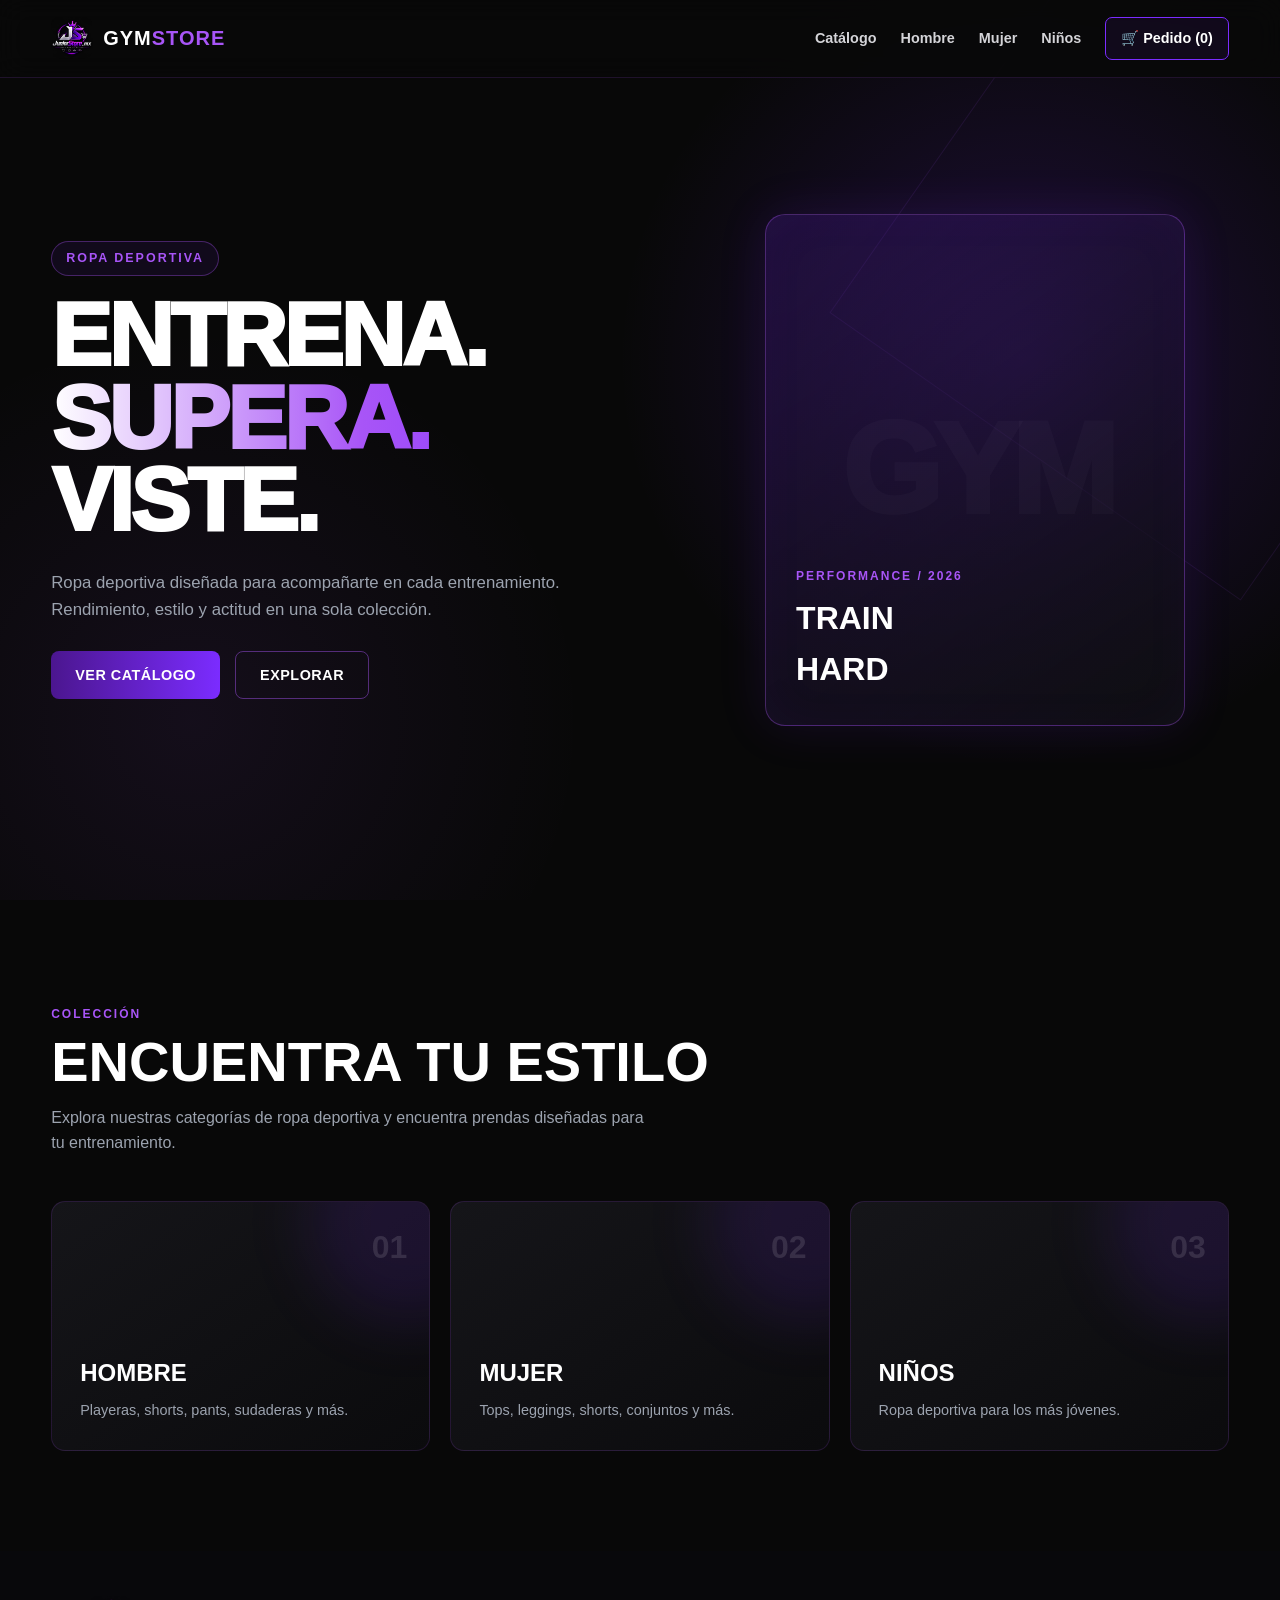
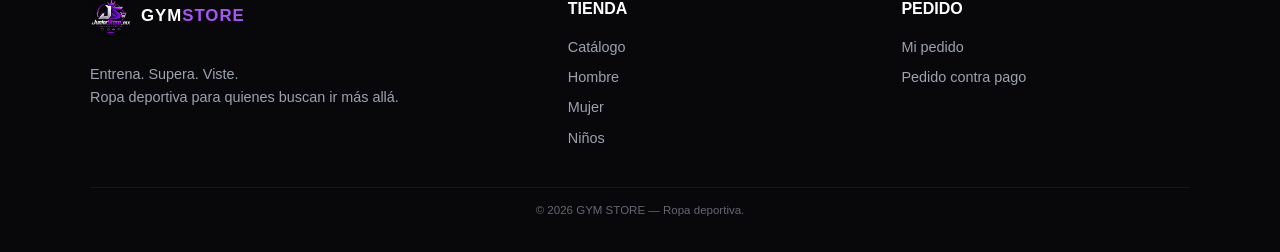
<file: index.html>
<!DOCTYPE html>
<html lang="es">

<head>

    <meta charset="UTF-8">

    <meta
        name="viewport"
        content="width=device-width, initial-scale=1.0"
    >

    <meta
        name="description"
        content="Tienda de ropa deportiva y gym."
    >

    <title>GYM STORE | Ropa Deportiva</title>

    <!-- CSS PRINCIPAL -->
    <link
        rel="stylesheet"
        href="assets/css/style.css"
    >

    <!-- CSS RESPONSIVE -->
    <link
        rel="stylesheet"
        href="assets/css/responsive.css"
    >

</head>

<body>

    <!-- =====================================================
         HEADER
         ===================================================== -->

    <header class="header">

        <div class="header-container">

            <!-- LOGO -->

            <a
                href="index.html"
                class="logo"
            >

                <img
                    src="assets/img/logo.png"
                    alt="Logo GYM STORE"
                >

                <span class="logo-text">
                    GYM<span>STORE</span>
                </span>

            </a>


            <!-- BOTÓN MENÚ MÓVIL -->

            <button
                class="menu-toggle"
                id="menuToggle"
                aria-label="Abrir menú"
            >
                ☰
            </button>


            <!-- NAVEGACIÓN -->

            <nav
                class="nav"
                id="mainNav"
            >

                
                <a href="catalogo.html">
                    Catálogo
                </a>

                <a href="hombre.html">
                    Hombre
                </a>

                <a href="mujer.html">
                    Mujer
                </a>

                <a href="ninos.html">
                    Niños
                </a>

                

                <a
                    href="pedido.html"
                    class="nav-pedido"
                >
                    🛒 Pedido
                    <span id="cartCount">(0)</span>
                </a>

            </nav>

        </div>

    </header>


    <!-- =====================================================
         HERO
         ===================================================== -->

    <main>

        <section class="hero">

            <div class="hero-container">

                <!-- TEXTO -->

                <div class="hero-content">

                    <span class="hero-label">
                        ROPA DEPORTIVA
                    </span>


                    <h1>

                        ENTRENA.
                        <span>SUPERA.</span>
                        VISTE.

                    </h1>


                    <p class="hero-description">

                        Ropa deportiva diseñada para acompañarte
                        en cada entrenamiento. Rendimiento,
                        estilo y actitud en una sola colección.

                    </p>


                    <div class="hero-buttons">

                        <a
                            href="catalogo.html"
                            class="btn btn-primary"
                        >
                            VER CATÁLOGO
                        </a>

                        <a
                            href="#categorias"
                            class="btn btn-outline"
                        >
                            EXPLORAR
                        </a>

                    </div>

                </div>


                <!-- ELEMENTO VISUAL -->

                <div class="hero-visual">

                    <div class="hero-card">

                        <div class="hero-card-content">

                            <span>
                                PERFORMANCE / 2026
                            </span>

                            <h2>
                                TRAIN<br>
                                HARD
                            </h2>

                        </div>

                    </div>

                </div>

            </div>

        </section>


        <!-- =================================================
             CATEGORÍAS
             ================================================= -->

        <section
            class="section"
            id="categorias"
        >

            <div class="section-container">

                <div class="section-header">

                    <span class="section-tag">
                        COLECCIÓN
                    </span>

                    <h2 class="section-title">
                        ENCUENTRA TU ESTILO
                    </h2>

                    <p class="section-description">

                        Explora nuestras categorías de ropa
                        deportiva y encuentra prendas diseñadas
                        para tu entrenamiento.

                    </p>

                </div>


                <div class="categories">


                    <!-- HOMBRE -->

                    <a
                        href="hombre.html"
                        class="category-card"
                    >

                        <span class="category-number">
                            01
                        </span>

                        <h3>
                            Hombre
                        </h3>

                        <p>
                            Playeras, shorts, pants,
                            sudaderas y más.
                        </p>

                    </a>


                    <!-- MUJER -->

                    <a
                        href="mujer.html"
                        class="category-card"
                    >

                        <span class="category-number">
                            02
                        </span>

                        <h3>
                            Mujer
                        </h3>

                        <p>
                            Tops, leggings, shorts,
                            conjuntos y más.
                        </p>

                    </a>


                    <!-- NIÑOS -->

                    <a
                        href="ninos.html"
                        class="category-card"
                    >

                        <span class="category-number">
                            03
                        </span>

                        <h3>
                            Niños
                        </h3>

                        <p>
                            Ropa deportiva para
                            los más jóvenes.
                        </p>

                    </a>


                </div>

            </div>

        </section>

    </main>


    <!-- =====================================================
         FOOTER
         ===================================================== -->

    <footer class="footer">

        <div class="footer-container">


            <!-- INFORMACIÓN -->

            <div>

                <a
                    href="index.html"
                    class="logo"
                >

                    <img
                        src="assets/img/logo.png"
                        alt="Logo"
                    >

                    <span class="logo-text">
                        GYM<span>STORE</span>
                    </span>

                </a>

                <p style="margin-top: 15px;">
                    Entrena. Supera. Viste.
                </p>

                <p>
                    Ropa deportiva para quienes
                    buscan ir más allá.
                </p>

            </div>


            <!-- TIENDA -->

            <div>

                <h3>
                    TIENDA
                </h3>

                <a href="catalogo.html">
                    Catálogo
                </a>

                <a href="hombre.html">
                    Hombre
                </a>

                <a href="mujer.html">
                    Mujer
                </a>

                <a href="ninos.html">
                    Niños
                </a>

               

            </div>


            <!-- PEDIDO -->

            <div>

                <h3>
                    PEDIDO
                </h3>

                <a href="pedido.html">
                    Mi pedido
                </a>

                <p>
                    Pedido contra pago
                </p>

            </div>

        </div>


        <div class="footer-bottom">

            © 2026 GYM STORE —
            Ropa deportiva.

        </div>

    </footer>


    <!-- =====================================================
         JAVASCRIPT
         ===================================================== -->

    <script src="assets/js/app.js"></script>

</body>

</html>
</file>
<file: assets/css/style.css>
/* =========================================================
   TIENDA GYM
   ESTILOS PRINCIPALES
   ========================================================= */

:root {
    --bg-primary: #080808;
    --bg-secondary: #0f0f12;
    --bg-card: #17171c;

    --purple: #7b2cff;
    --purple-dark: #4b168f;
    --purple-neon: #a855f7;

    --white: #ffffff;
    --gray: #9ca3af;
    --gray-dark: #666670;

    --border: rgba(168, 85, 247, 0.22);

    --shadow-purple: 0 0 25px rgba(123, 44, 255, 0.25);

    --transition: 0.3s ease;
}

/* =========================================================
   RESET
   ========================================================= */

* {
    margin: 0;
    padding: 0;
    box-sizing: border-box;
}

html {
    scroll-behavior: smooth;
}

body {
    font-family: Arial, Helvetica, sans-serif;
    background: var(--bg-primary);
    color: var(--white);
    line-height: 1.6;
    overflow-x: hidden;
}

a {
    color: inherit;
    text-decoration: none;
}

button,
a {
    -webkit-tap-highlight-color: transparent;
}

/* =========================================================
   SCROLLBAR
   ========================================================= */

::-webkit-scrollbar {
    width: 8px;
}

::-webkit-scrollbar-track {
    background: #050505;
}

::-webkit-scrollbar-thumb {
    background: var(--purple-dark);
    border-radius: 10px;
}

::-webkit-scrollbar-thumb:hover {
    background: var(--purple);
}

/* =========================================================
   HEADER
   ========================================================= */

.header {
    position: fixed;
    top: 0;
    left: 0;
    width: 100%;
    height: 78px;

    display: flex;
    align-items: center;

    background: rgba(8, 8, 8, 0.88);
    backdrop-filter: blur(14px);

    border-bottom: 1px solid rgba(168, 85, 247, 0.15);

    z-index: 1000;
}

.header-container {
    width: min(1200px, 92%);
    margin: auto;

    display: flex;
    align-items: center;
    justify-content: space-between;
    gap: 30px;
}

/* =========================================================
   LOGO
   ========================================================= */

.logo {
    display: flex;
    align-items: center;
    gap: 10px;

    font-size: 1.25rem;
    font-weight: 900;
    letter-spacing: 1px;
    text-transform: uppercase;
}

.logo img {
    width: 42px;
    height: 42px;

    object-fit: contain;

    border-radius: 8px;
}

.logo-text {
    color: var(--white);
}

.logo-text span {
    color: var(--purple-neon);
}

/* =========================================================
   NAVEGACIÓN
   ========================================================= */

.nav {
    display: flex;
    align-items: center;
    gap: 24px;
}

.nav a {
    position: relative;

    color: #d4d4d8;

    font-size: 0.9rem;
    font-weight: 700;

    transition: var(--transition);
}

.nav a::after {
    content: "";

    position: absolute;
    left: 0;
    bottom: -8px;

    width: 0;
    height: 2px;

    background: var(--purple-neon);

    box-shadow: 0 0 10px var(--purple);

    transition: var(--transition);
}

.nav a:hover {
    color: var(--white);
}

.nav a:hover::after {
    width: 100%;
}

/* =========================================================
   BOTÓN PEDIDO
   ========================================================= */

.nav-pedido {
    padding: 9px 15px;

    border: 1px solid var(--purple);
    border-radius: 7px;

    color: var(--white) !important;

    background: rgba(123, 44, 255, 0.08);

    transition: var(--transition);
}

.nav-pedido:hover {
    background: var(--purple);
    box-shadow: var(--shadow-purple);
}

.nav-pedido::after {
    display: none;
}

/* =========================================================
   BOTÓN MENÚ MÓVIL
   ========================================================= */

.menu-toggle {
    display: none;

    width: 42px;
    height: 42px;

    border: 1px solid var(--border);
    border-radius: 8px;

    background: var(--bg-card);
    color: var(--white);

    cursor: pointer;

    font-size: 1.3rem;
}

/* =========================================================
   HERO
   ========================================================= */

.hero {
    min-height: 100vh;

    display: flex;
    align-items: center;

    position: relative;

    padding: 120px 0 80px;

    background:
        radial-gradient(
            circle at 80% 40%,
            rgba(123, 44, 255, 0.20),
            transparent 35%
        ),
        radial-gradient(
            circle at 15% 80%,
            rgba(168, 85, 247, 0.08),
            transparent 30%
        ),
        var(--bg-primary);

    overflow: hidden;
}

/* Líneas decorativas */

.hero::before {
    content: "";

    position: absolute;
    top: 0;
    right: -150px;

    width: 500px;
    height: 500px;

    border: 1px solid rgba(168, 85, 247, 0.10);

    transform: rotate(35deg);
}

.hero-container {
    width: min(1200px, 92%);
    margin: auto;

    display: grid;
    grid-template-columns: 1.1fr 0.9fr;

    align-items: center;

    gap: 50px;

    position: relative;
    z-index: 2;
}

/* =========================================================
   TEXTO HERO
   ========================================================= */

.hero-content {
    animation: fadeUp 0.8s ease forwards;
}

.hero-label {
    display: inline-block;

    margin-bottom: 18px;

    padding: 7px 14px;

    border: 1px solid rgba(168, 85, 247, 0.35);
    border-radius: 30px;

    background: rgba(123, 44, 255, 0.08);

    color: var(--purple-neon);

    font-size: 0.78rem;
    font-weight: 800;

    letter-spacing: 2px;
    text-transform: uppercase;
}

.hero h1 {
    max-width: 750px;

    font-size: clamp(3rem, 7vw, 6.5rem);

    line-height: 0.92;

    font-weight: 950;

    letter-spacing: -3px;

    text-transform: uppercase;
}

.hero h1 span {
    display: block;

    color: transparent;

    background: linear-gradient(
        90deg,
        #ffffff,
        var(--purple-neon),
        var(--purple)
    );

    background-clip: text;
    -webkit-background-clip: text;
}

.hero-description {
    max-width: 580px;

    margin: 28px 0;

    color: var(--gray);

    font-size: 1.05rem;
}

/* =========================================================
   BOTONES
   ========================================================= */

.hero-buttons {
    display: flex;
    align-items: center;
    gap: 15px;

    flex-wrap: wrap;
}

.btn {
    display: inline-flex;
    align-items: center;
    justify-content: center;

    min-height: 48px;

    padding: 0 24px;

    border-radius: 8px;

    font-size: 0.9rem;
    font-weight: 800;

    letter-spacing: 0.5px;

    cursor: pointer;

    transition: var(--transition);
}

.btn-primary {
    border: none;

    background: linear-gradient(
        90deg,
        var(--purple-dark),
        var(--purple)
    );

    color: var(--white);

    box-shadow: 0 0 0 rgba(123, 44, 255, 0);
}

.btn-primary:hover {
    transform: translateY(-3px);

    box-shadow:
        0 0 15px rgba(123, 44, 255, 0.45),
        0 0 35px rgba(123, 44, 255, 0.18);
}

.btn-outline {
    border: 1px solid rgba(168, 85, 247, 0.45);

    background: transparent;

    color: var(--white);
}

.btn-outline:hover {
    border-color: var(--purple-neon);

    background: rgba(123, 44, 255, 0.08);

    box-shadow: var(--shadow-purple);
}

/* =========================================================
   HERO VISUAL
   ========================================================= */

.hero-visual {
    min-height: 500px;

    position: relative;

    display: flex;
    align-items: center;
    justify-content: center;
}

.hero-card {
    width: min(420px, 90%);

    aspect-ratio: 0.82;

    position: relative;

    border: 1px solid rgba(168, 85, 247, 0.35);
    border-radius: 20px;

    background:
        linear-gradient(
            145deg,
            rgba(123, 44, 255, 0.16),
            rgba(15, 15, 18, 0.95)
        );

    box-shadow:
        0 0 50px rgba(123, 44, 255, 0.12),
        inset 0 0 50px rgba(123, 44, 255, 0.04);

    overflow: hidden;
}

.hero-card::before {
    content: "GYM";

    position: absolute;

    top: 50%;
    left: 50%;

    transform: translate(-50%, -50%);

    font-size: 8rem;
    font-weight: 950;

    color: rgba(255, 255, 255, 0.025);

    letter-spacing: -8px;
}

.hero-card-content {
    position: absolute;

    left: 30px;
    right: 30px;
    bottom: 30px;

    z-index: 2;
}

.hero-card-content span {
    color: var(--purple-neon);

    font-size: 0.75rem;
    font-weight: 800;

    letter-spacing: 2px;
}

.hero-card-content h2 {
    margin-top: 5px;

    font-size: 2rem;

    text-transform: uppercase;
}

/* =========================================================
   SECCIONES
   ========================================================= */

.section {
    padding: 100px 0;
}

.section-container {
    width: min(1200px, 92%);
    margin: auto;
}

.section-header {
    margin-bottom: 45px;
}

.section-tag {
    color: var(--purple-neon);

    font-size: 0.75rem;
    font-weight: 800;

    letter-spacing: 2px;
    text-transform: uppercase;
}

.section-title {
    margin-top: 8px;

    font-size: clamp(2rem, 5vw, 3.5rem);

    line-height: 1;

    text-transform: uppercase;
}

.section-description {
    max-width: 600px;

    margin-top: 15px;

    color: var(--gray);
}

/* =========================================================
   CARDS DE CATEGORÍAS
   ========================================================= */

.categories {
    display: grid;

    grid-template-columns: repeat(3, 1fr);

    gap: 20px;
}

.category-card {
    min-height: 250px;

    display: flex;
    flex-direction: column;
    justify-content: flex-end;

    padding: 28px;

    position: relative;

    border: 1px solid rgba(168, 85, 247, 0.16);
    border-radius: 14px;

    background:
        linear-gradient(
            145deg,
            #151519,
            #0b0b0d
        );

    overflow: hidden;

    transition: var(--transition);
}

.category-card::before {
    content: "";

    position: absolute;

    top: -80px;
    right: -80px;

    width: 200px;
    height: 200px;

    border-radius: 50%;

    background: rgba(123, 44, 255, 0.12);

    filter: blur(30px);
}

.category-card:hover {
    transform: translateY(-7px);

    border-color: rgba(168, 85, 247, 0.55);

    box-shadow: var(--shadow-purple);
}

.category-number {
    position: absolute;

    top: 20px;
    right: 22px;

    color: rgba(255, 255, 255, 0.12);

    font-size: 2rem;
    font-weight: 900;
}

.category-card h3 {
    position: relative;

    font-size: 1.5rem;

    text-transform: uppercase;
}

.category-card p {
    position: relative;

    margin-top: 6px;

    color: var(--gray);

    font-size: 0.9rem;
}

/* =========================================================
   FOOTER
   ========================================================= */

.footer {
    padding: 50px 0 25px;

    border-top: 1px solid rgba(168, 85, 247, 0.12);

    background: #050505;
}

.footer-container {
    width: min(1200px, 92%);
    margin: auto;

    display: grid;
    grid-template-columns: 1.5fr 1fr 1fr;

    gap: 40px;
}

.footer h3 {
    margin-bottom: 15px;

    font-size: 1rem;
}

.footer p,
.footer a {
    color: var(--gray);

    font-size: 0.9rem;
}

.footer a {
    display: block;

    margin-bottom: 7px;

    transition: var(--transition);
}

.footer a:hover {
    color: var(--purple-neon);
}

.footer-bottom {
    width: min(1200px, 92%);

    margin: 40px auto 0;

    padding-top: 20px;

    border-top: 1px solid rgba(255, 255, 255, 0.06);

    text-align: center;

    color: var(--gray-dark);

    font-size: 0.8rem;
}

/* =========================================================
   ANIMACIONES
   ========================================================= */

@keyframes fadeUp {
    from {
        opacity: 0;
        transform: translateY(25px);
    }

    to {
        opacity: 1;
        transform: translateY(0);
    }
}
/* =========================================================
   GYM STORE
   MENÚ MÓVIL - CORRECCIÓN DEFINITIVA
   COMPATIBLE CON BOOTSTRAP
   ========================================================= */

@media (max-width: 768px) {

    /* ==========================================
       HEADER
       ========================================== */

    .header {
        position: fixed !important;

        top: 0 !important;
        left: 0 !important;

        width: 100% !important;

        height: 70px !important;

        z-index: 10000 !important;

        background:
            rgba(8, 8, 11, 0.97) !important;

        border-bottom:
            1px solid
            rgba(168, 85, 247, 0.18) !important;

        backdrop-filter:
            blur(14px) !important;
    }


    .header-container {

        width: 100% !important;

        height: 70px !important;

        padding:
            0 18px !important;

        display: flex !important;

        align-items: center !important;

        justify-content: space-between !important;
    }


    /* ==========================================
       LOGO
       ========================================== */

    .header .logo {

        display: flex !important;

        align-items: center !important;

        gap: 7px !important;

        margin: 0 !important;

        padding: 0 !important;

        text-decoration: none !important;
    }


    .header .logo img {

        width: 35px !important;

        height: 35px !important;

        object-fit: contain !important;
    }


    .header .logo-text {

        color:
            #ffffff !important;

        font-size:
            0.95rem !important;

        font-weight:
            900 !important;

        white-space:
            nowrap !important;
    }


    .header .logo-text span {

        color:
            #a855f7 !important;
    }


    /* ==========================================
       BOTÓN HAMBURGUESA
       ========================================== */

    .menu-toggle {

        width:
            42px !important;

        height:
            42px !important;

        padding:
            0 !important;

        display:
            flex !important;

        align-items:
            center !important;

        justify-content:
            center !important;

        border:
            1px solid
            rgba(255,255,255,0.35) !important;

        border-radius:
            10px !important;

        background:
            #111116 !important;

        color:
            #ffffff !important;

        font-size:
            0 !important;

        line-height:
            1 !important;

        cursor:
            pointer !important;

        z-index:
            10002 !important;
    }


    /* ==========================================
       HAMBURGUESA
       ========================================== */

    .menu-toggle::before {

        content:
            "☰";

        font-size:
            22px;

        color:
            #ffffff;

        line-height:
            1;
    }


    /* ==========================================
       BOTÓN CUANDO ESTÁ ABIERTO
       ========================================== */

    .menu-toggle.active::before {

        content:
            "✕";

        font-size:
            21px;
    }


    /* ==========================================
       MENÚ
       IMPORTANTE:
       Bootstrap .nav queda ANULADO aquí
       ========================================== */

    .header .nav {

        position:
            fixed !important;

        top:
            76px !important;

        left:
            14px !important;

        right:
            14px !important;

        width:
            auto !important;

        height:
            auto !important;

        max-height:
            none !important;

        padding:
            8px !important;

        margin:
            0 !important;

        display:
            flex !important;

        flex-direction:
            column !important;

        flex-wrap:
            nowrap !important;

        align-items:
            stretch !important;

        gap:
            2px !important;

        overflow:
            hidden !important;

        border:
            1px solid
            rgba(168,85,247,0.30) !important;

        border-radius:
            14px !important;

        background:
            linear-gradient(
                145deg,
                #15151b,
                #09090c
            ) !important;

        box-shadow:
            0 20px 45px
            rgba(0,0,0,0.65) !important;

        opacity:
            0 !important;

        visibility:
            hidden !important;

        pointer-events:
            none !important;

        transform:
            translateY(-8px) !important;

        transition:
            opacity .2s ease,
            transform .2s ease,
            visibility .2s ease !important;
    }


    /* ==========================================
       MENÚ ABIERTO
       ========================================== */

    .header .nav.active {

        opacity:
            1 !important;

        visibility:
            visible !important;

        pointer-events:
            auto !important;

        transform:
            translateY(0) !important;
    }


    /* ==========================================
       ENLACES
       ========================================== */

    .header .nav > a {

        display:
            flex !important;

        align-items:
            center !important;

        justify-content:
            flex-start !important;

        width:
            100% !important;

        min-height:
            38px !important;

        height:
            38px !important;

        margin:
            0 !important;

        padding:
            0 13px !important;

        border:
            none !important;

        border-radius:
            8px !important;

        background:
            transparent !important;

        color:
            #eeeeee !important;

        font-size:
            0.78rem !important;

        font-weight:
            700 !important;

        line-height:
            1 !important;

        text-decoration:
            none !important;

        white-space:
            nowrap !important;
    }


    .header .nav > a:hover {

        background:
            rgba(168,85,247,0.10) !important;

        color:
            #ffffff !important;
    }


    /* ==========================================
       PEDIDO
       ========================================== */

    .header .nav > .nav-pedido {

        justify-content:
            center !important;

        margin-top:
            5px !important;

        border:
            1px solid
            #7b2cff !important;

        background:
            rgba(123,44,255,0.08) !important;

        color:
            #ffffff !important;
    }


    .header .nav > .nav-pedido:hover {

        background:
            rgba(123,44,255,0.18) !important;
    }


    /* ==========================================
       CONTENIDO
       ========================================== */

    .catalogo-page {

        padding-top:
            92px !important;
    }
}


/* =========================================================
   TELÉFONOS PEQUEÑOS
   ========================================================= */

@media (max-width: 400px) {

    .header-container {

        padding:
            0 14px !important;
    }


    .header .logo img {

        width:
            32px !important;

        height:
            32px !important;
    }


    .header .logo-text {

        font-size:
            0.88rem !important;
    }


    .header .nav {

        left:
            10px !important;

        right:
            10px !important;

        top:
            74px !important;
    }


    .header .nav > a {

        min-height:
            36px !important;

        height:
            36px !important;

        font-size:
            0.75rem !important;
    }
}
/* =========================================================
   GYM STORE
   FOOTER GLOBAL
   MISMO DISEÑO EN TODAS LAS PÁGINAS
   ========================================================= */


/* =========================================================
   FOOTER BASE
   ========================================================= */

.footer {

    width: 100%;

    margin: 0 !important;

    padding: 38px 0 0 !important;

    background: #08080b !important;

    border: none !important;

    color: #ffffff;

    box-sizing: border-box;
}


/* =========================================================
   CONTENEDOR PRINCIPAL
   ========================================================= */

.footer-container {

    width: min(
        1100px,
        calc(100% - 60px)
    );

    margin: 0 auto !important;

    display: grid;

    grid-template-columns:
        1.5fr
        1fr
        1fr;

    gap: 45px;

    align-items: start;

    box-sizing: border-box;
}


/* =========================================================
   MARCA
   ========================================================= */

.footer-brand {

    min-width: 0;
}


.footer .logo {

    display: inline-flex !important;

    align-items: center;

    gap: 8px;

    margin: 0 0 10px !important;

    padding: 0 !important;

    text-decoration: none !important;
}


.footer .logo img {

    width: 38px;

    height: 38px;

    object-fit: contain;

    flex-shrink: 0;
}


.footer .logo-text {

    color: #ffffff !important;

    font-size: 1rem;

    font-weight: 900;

    line-height: 1;
}


.footer .logo-text span {

    color: #a855f7 !important;
}


/* DESCRIPCIÓN */

.footer-brand p {

    margin: 3px 0 !important;

    padding: 0 !important;

    max-width: 300px;

    color: #a5a5b1 !important;

    font-size: 0.78rem;

    line-height: 1.45;
}


/* =========================================================
   COLUMNAS
   ========================================================= */

.footer-column {

    min-width: 0;

    display: flex;

    flex-direction: column;

    align-items: flex-start;

    gap: 6px;
}


.footer-column h3 {

    margin: 0 0 7px !important;

    padding: 0 !important;

    color: #ffffff !important;

    font-size: 0.78rem;

    font-weight: 900;

    line-height: 1.2;
}


.footer-column a {

    display: block;

    width: fit-content;

    margin: 0 !important;

    padding: 0 !important;

    color: #a5a5b1 !important;

    font-size: 0.76rem;

    line-height: 1.45;

    text-decoration: none !important;

    transition: color .2s ease;
}


.footer-column a:hover {

    color: #a855f7 !important;
}


.footer-column p {

    margin: 0 !important;

    padding: 0 !important;

    color: #a5a5b1 !important;

    font-size: 0.76rem;

    line-height: 1.45;
}


/* =========================================================
   COPYRIGHT
   ========================================================= */

.footer-bottom {

    width: min(
        1100px,
        calc(100% - 60px)
    );

    margin: 28px auto 0 !important;

    padding: 14px 0 !important;

    border-top: none !important;

    color: #666672 !important;

    text-align: center;

    font-size: 0.64rem;

    line-height: 1.4;

    box-sizing: border-box;
}


/* =========================================================
   TABLET
   ========================================================= */

@media (max-width: 800px) {

    .footer {

        padding-top: 32px !important;
    }


    .footer-container {

        width:
            calc(100% - 40px);

        grid-template-columns:
            1.4fr
            1fr
            1fr;

        gap: 25px;
    }
}


/* =========================================================
   MÓVIL
   ========================================================= */

@media (max-width: 600px) {

    .footer {

        padding:
            30px 0 0 !important;

        margin:
            0 !important;

        border:
            none !important;
    }


    .footer-container {

        width:
            calc(100% - 32px);

        margin:
            0 auto !important;

        display:
            grid !important;

        /*
        PRIMERA FILA:
        MARCA

        SEGUNDA FILA:
        TIENDA | PEDIDO
        */

        grid-template-columns:
            1fr
            1fr !important;

        gap:
            20px 35px !important;

        align-items:
            start !important;
    }


    /* ==========================================
       MARCA OCUPA TODA LA FILA
       ========================================== */

    .footer-brand {

        grid-column:
            1 / -1 !important;

        width:
            100% !important;

        margin:
            0 !important;
    }


    .footer .logo {

        margin-bottom:
            8px !important;
    }


    .footer .logo img {

        width:
            34px;

        height:
            34px;
    }


    .footer .logo-text {

        font-size:
            0.92rem;
    }


    .footer-brand p {

        max-width:
            300px;

        font-size:
            0.72rem;

        line-height:
            1.4;
    }


    /* ==========================================
       TIENDA
       ========================================== */

    .footer-column {

        width:
            100% !important;

        gap:
            5px !important;

        margin:
            0 !important;

        padding:
            0 !important;
    }


    .footer-column h3 {

        margin:
            0 0 6px !important;

        font-size:
            0.75rem;
    }


    .footer-column a,
    .footer-column p {

        font-size:
            0.72rem;

        line-height:
            1.4;
    }


    /* ==========================================
       COPYRIGHT
       ========================================== */

    .footer-bottom {

        width:
            calc(100% - 32px);

        margin:
            25px auto 0 !important;

        padding:
            12px 0 !important;

        border:
            none !important;

        font-size:
            0.60rem;
    }
}


/* =========================================================
   TELÉFONO PEQUEÑO
   ========================================================= */

@media (max-width: 380px) {

    .footer-container {

        width:
            calc(100% - 28px);

        gap:
            18px 25px !important;
    }


    .footer .logo img {

        width:
            32px;

        height:
            32px;
    }


    .footer .logo-text {

        font-size:
            0.88rem;
    }


    .footer-brand p {

        font-size:
            0.70rem;
    }


    .footer-column h3 {

        font-size:
            0.72rem;
    }


    .footer-column a,
    .footer-column p {

        font-size:
            0.69rem;
    }


    .footer-bottom {

        width:
            calc(100% - 28px);

        font-size:
            0.58rem;
    }
}


/* =========================================================
   MUY PEQUEÑO
   ========================================================= */

@media (max-width: 330px) {

    .footer-container {

        gap:
            18px 15px !important;
    }


    .footer-brand p {

        max-width:
            250px;
    }


    .footer-column a,
    .footer-column p {

        font-size:
            0.66rem;
    }
}
</file>
<file: assets/css/responsive.css>
/* =========================================================
   RESPONSIVE
   TIENDA GYM
   ========================================================= */

@media (max-width: 950px) {

    .nav {
        gap: 15px;
    }

    .hero-container {
        grid-template-columns: 1fr;
    }

    .hero-content {
        text-align: center;
    }

    .hero-description {
        margin-left: auto;
        margin-right: auto;
    }

    .hero-buttons {
        justify-content: center;
    }

    .hero-visual {
        min-height: 400px;
    }

    .categories {
        grid-template-columns: 1fr 1fr;
    }

    .footer-container {
        grid-template-columns: 1fr 1fr;
    }
}


@media (max-width: 700px) {

    /* HEADER */

    .header {
        height: 68px;
    }

    .header-container {
        width: 90%;
    }

    .logo img {
        width: 36px;
        height: 36px;
    }

    .logo {
        font-size: 1rem;
    }

    .menu-toggle {
        display: block;
    }

    .nav {
        position: absolute;

        top: 68px;
        left: 0;

        width: 100%;

        padding: 20px;

        display: none;
        flex-direction: column;
        align-items: stretch;

        background: rgba(8, 8, 8, 0.98);

        border-bottom: 1px solid rgba(168, 85, 247, 0.15);

        box-shadow: 0 15px 30px rgba(0, 0, 0, 0.4);
    }

    .nav.active {
        display: flex;
    }

    .nav a {
        padding: 12px 5px;
    }

    .nav a::after {
        bottom: 4px;
    }

    .nav-pedido {
        text-align: center;
    }

    /* HERO */

    .hero {
        min-height: auto;

        padding-top: 120px;
        padding-bottom: 70px;
    }

    .hero h1 {
        font-size: clamp(3rem, 15vw, 5rem);

        letter-spacing: -2px;
    }

    .hero-description {
        font-size: 0.95rem;
    }

    .hero-visual {
        min-height: 360px;
    }

    .hero-card {
        width: 85%;
    }

    .hero-card-content h2 {
        font-size: 1.6rem;
    }

    /* SECCIONES */

    .section {
        padding: 70px 0;
    }

    .categories {
        grid-template-columns: 1fr;
    }

    /* FOOTER */

    .footer-container {
        grid-template-columns: 1fr;
        gap: 30px;
    }
}


@media (max-width: 450px) {

    .hero-buttons {
        flex-direction: column;
        width: 100%;
    }

    .btn {
        width: 100%;
    }

    .hero-card {
        width: 95%;
    }

    .category-card {
        min-height: 210px;
    }
}
/* =========================================================
   GYM STORE
   MENÚ MÓVIL - CORRECCIÓN DEFINITIVA
   COMPATIBLE CON BOOTSTRAP
   ========================================================= */

@media (max-width: 768px) {

    /* ==========================================
       HEADER
       ========================================== */

    .header {
        position: fixed !important;

        top: 0 !important;
        left: 0 !important;

        width: 100% !important;

        height: 70px !important;

        z-index: 10000 !important;

        background:
            rgba(8, 8, 11, 0.97) !important;

        border-bottom:
            1px solid
            rgba(168, 85, 247, 0.18) !important;

        backdrop-filter:
            blur(14px) !important;
    }


    .header-container {

        width: 100% !important;

        height: 70px !important;

        padding:
            0 18px !important;

        display: flex !important;

        align-items: center !important;

        justify-content: space-between !important;
    }


    /* ==========================================
       LOGO
       ========================================== */

    .header .logo {

        display: flex !important;

        align-items: center !important;

        gap: 7px !important;

        margin: 0 !important;

        padding: 0 !important;

        text-decoration: none !important;
    }


    .header .logo img {

        width: 35px !important;

        height: 35px !important;

        object-fit: contain !important;
    }


    .header .logo-text {

        color:
            #ffffff !important;

        font-size:
            0.95rem !important;

        font-weight:
            900 !important;

        white-space:
            nowrap !important;
    }


    .header .logo-text span {

        color:
            #a855f7 !important;
    }


    /* ==========================================
       BOTÓN HAMBURGUESA
       ========================================== */

    .menu-toggle {

        width:
            42px !important;

        height:
            42px !important;

        padding:
            0 !important;

        display:
            flex !important;

        align-items:
            center !important;

        justify-content:
            center !important;

        border:
            1px solid
            rgba(255,255,255,0.35) !important;

        border-radius:
            10px !important;

        background:
            #111116 !important;

        color:
            #ffffff !important;

        font-size:
            0 !important;

        line-height:
            1 !important;

        cursor:
            pointer !important;

        z-index:
            10002 !important;
    }


    /* ==========================================
       HAMBURGUESA
       ========================================== */

    .menu-toggle::before {

        content:
            "☰";

        font-size:
            22px;

        color:
            #ffffff;

        line-height:
            1;
    }


    /* ==========================================
       BOTÓN CUANDO ESTÁ ABIERTO
       ========================================== */

    .menu-toggle.active::before {

        content:
            "✕";

        font-size:
            21px;
    }


    /* ==========================================
       MENÚ
       IMPORTANTE:
       Bootstrap .nav queda ANULADO aquí
       ========================================== */

    .header .nav {

        position:
            fixed !important;

        top:
            76px !important;

        left:
            14px !important;

        right:
            14px !important;

        width:
            auto !important;

        height:
            auto !important;

        max-height:
            none !important;

        padding:
            8px !important;

        margin:
            0 !important;

        display:
            flex !important;

        flex-direction:
            column !important;

        flex-wrap:
            nowrap !important;

        align-items:
            stretch !important;

        gap:
            2px !important;

        overflow:
            hidden !important;

        border:
            1px solid
            rgba(168,85,247,0.30) !important;

        border-radius:
            14px !important;

        background:
            linear-gradient(
                145deg,
                #15151b,
                #09090c
            ) !important;

        box-shadow:
            0 20px 45px
            rgba(0,0,0,0.65) !important;

        opacity:
            0 !important;

        visibility:
            hidden !important;

        pointer-events:
            none !important;

        transform:
            translateY(-8px) !important;

        transition:
            opacity .2s ease,
            transform .2s ease,
            visibility .2s ease !important;
    }


    /* ==========================================
       MENÚ ABIERTO
       ========================================== */

    .header .nav.active {

        opacity:
            1 !important;

        visibility:
            visible !important;

        pointer-events:
            auto !important;

        transform:
            translateY(0) !important;
    }


    /* ==========================================
       ENLACES
       ========================================== */

    .header .nav > a {

        display:
            flex !important;

        align-items:
            center !important;

        justify-content:
            flex-start !important;

        width:
            100% !important;

        min-height:
            38px !important;

        height:
            38px !important;

        margin:
            0 !important;

        padding:
            0 13px !important;

        border:
            none !important;

        border-radius:
            8px !important;

        background:
            transparent !important;

        color:
            #eeeeee !important;

        font-size:
            0.78rem !important;

        font-weight:
            700 !important;

        line-height:
            1 !important;

        text-decoration:
            none !important;

        white-space:
            nowrap !important;
    }


    .header .nav > a:hover {

        background:
            rgba(168,85,247,0.10) !important;

        color:
            #ffffff !important;
    }


    /* ==========================================
       PEDIDO
       ========================================== */

    .header .nav > .nav-pedido {

        justify-content:
            center !important;

        margin-top:
            5px !important;

        border:
            1px solid
            #7b2cff !important;

        background:
            rgba(123,44,255,0.08) !important;

        color:
            #ffffff !important;
    }


    .header .nav > .nav-pedido:hover {

        background:
            rgba(123,44,255,0.18) !important;
    }


    /* ==========================================
       CONTENIDO
       ========================================== */

    .catalogo-page {

        padding-top:
            92px !important;
    }
}


/* =========================================================
   TELÉFONOS PEQUEÑOS
   ========================================================= */

@media (max-width: 400px) {

    .header-container {

        padding:
            0 14px !important;
    }


    .header .logo img {

        width:
            32px !important;

        height:
            32px !important;
    }


    .header .logo-text {

        font-size:
            0.88rem !important;
    }


    .header .nav {

        left:
            10px !important;

        right:
            10px !important;

        top:
            74px !important;
    }


    .header .nav > a {

        min-height:
            36px !important;

        height:
            36px !important;

        font-size:
            0.75rem !important;
    }
}
/* =========================================================
   GYM STORE
   FOOTER RESPONSIVE FINAL
   ========================================================= */

/* ---------- FOOTER BASE ---------- */

.footer {
    width: 100%;
    margin: 0 !important;
    padding: 45px 0 20px !important;

    background: #08080b !important;

    border-top: none !important;
}


/* Contenedor */

.footer-container {
    width: min(1100px, calc(100% - 50px));
    margin: 0 auto;

    display: grid;
    grid-template-columns: 1.5fr 1fr 1fr;

    gap: 45px;
}


/* ---------- MARCA ---------- */

.footer-brand {
    min-width: 0;
}

.footer .logo {
    display: inline-flex;
    align-items: center;
    gap: 9px;

    margin: 0 0 14px;

    text-decoration: none;
}

.footer .logo img {
    width: 42px;
    height: 42px;

    object-fit: contain;
}

.footer .logo-text {
    color: #ffffff;
    font-size: 1.05rem;
    font-weight: 900;
}

.footer .logo-text span {
    color: #a855f7;
}

.footer-brand p {
    margin: 4px 0;

    color: #9ca3af;

    font-size: 0.82rem;
    line-height: 1.45;
}


/* ---------- COLUMNAS ---------- */

.footer-column {
    display: flex;
    flex-direction: column;

    gap: 7px;
}

.footer-column h3 {
    margin: 0 0 10px;

    color: #ffffff;

    font-size: 0.82rem;
    font-weight: 900;
    letter-spacing: 0.5px;
}

.footer-column a,
.footer-column p {
    margin: 0;

    color: #9ca3af;

    font-size: 0.82rem;
    line-height: 1.4;

    text-decoration: none;
}

.footer-column a:hover {
    color: #a855f7;
}


/* ---------- COPYRIGHT ---------- */

.footer-bottom {
    width: min(1100px, calc(100% - 50px));

    margin: 30px auto 0 !important;
    padding-top: 18px;

    border-top: 1px solid rgba(255,255,255,0.06) !important;

    color: #666670;

    text-align: center;

    font-size: 0.72rem;
}


/* =========================================================
   TABLET
   ========================================================= */

@media (max-width: 800px) {

    .footer-container {
        grid-template-columns: 1.4fr 1fr 1fr;
        gap: 25px;
    }
}


/* =========================================================
   MÓVIL
   ========================================================= */

@media (max-width: 600px) {

    .footer {
        padding: 30px 0 15px !important;
    }


    .footer-container {
        width: calc(100% - 32px);

        display: grid;

        /* Marca arriba */
        grid-template-columns: 1fr 1fr;

        gap: 24px 18px;

        align-items: start;
    }


    /* Marca ocupa todo el ancho */

    .footer-brand {
        grid-column: 1 / -1;
    }


    .footer .logo {
        margin-bottom: 8px;
    }


    .footer .logo img {
        width: 36px;
        height: 36px;
    }


    .footer .logo-text {
        font-size: 0.95rem;
    }


    .footer-brand p {
        font-size: 0.76rem;
        line-height: 1.35;
    }


    /* TIENDA Y PEDIDO JUNTOS */

    .footer-column {
        gap: 5px;
    }


    .footer-column h3 {
        margin-bottom: 7px;

        font-size: 0.78rem;
    }


    .footer-column a,
    .footer-column p {
        font-size: 0.76rem;
        line-height: 1.35;
    }


    /* Copyright */

    .footer-bottom {
        width: calc(100% - 32px);

        margin-top: 24px !important;
        padding-top: 14px;

        font-size: 0.68rem;
    }
}


/* =========================================================
   TELÉFONOS MUY PEQUEÑOS
   ========================================================= */

@media (max-width: 380px) {

    .footer-container {
        width: calc(100% - 24px);

        gap: 20px 14px;
    }

    .footer-brand p {
        font-size: 0.72rem;
    }

    .footer-column a,
    .footer-column p {
        font-size: 0.72rem;
    }

    .footer-bottom {
        width: calc(100% - 24px);
        font-size: 0.64rem;
    }
}
</file>
